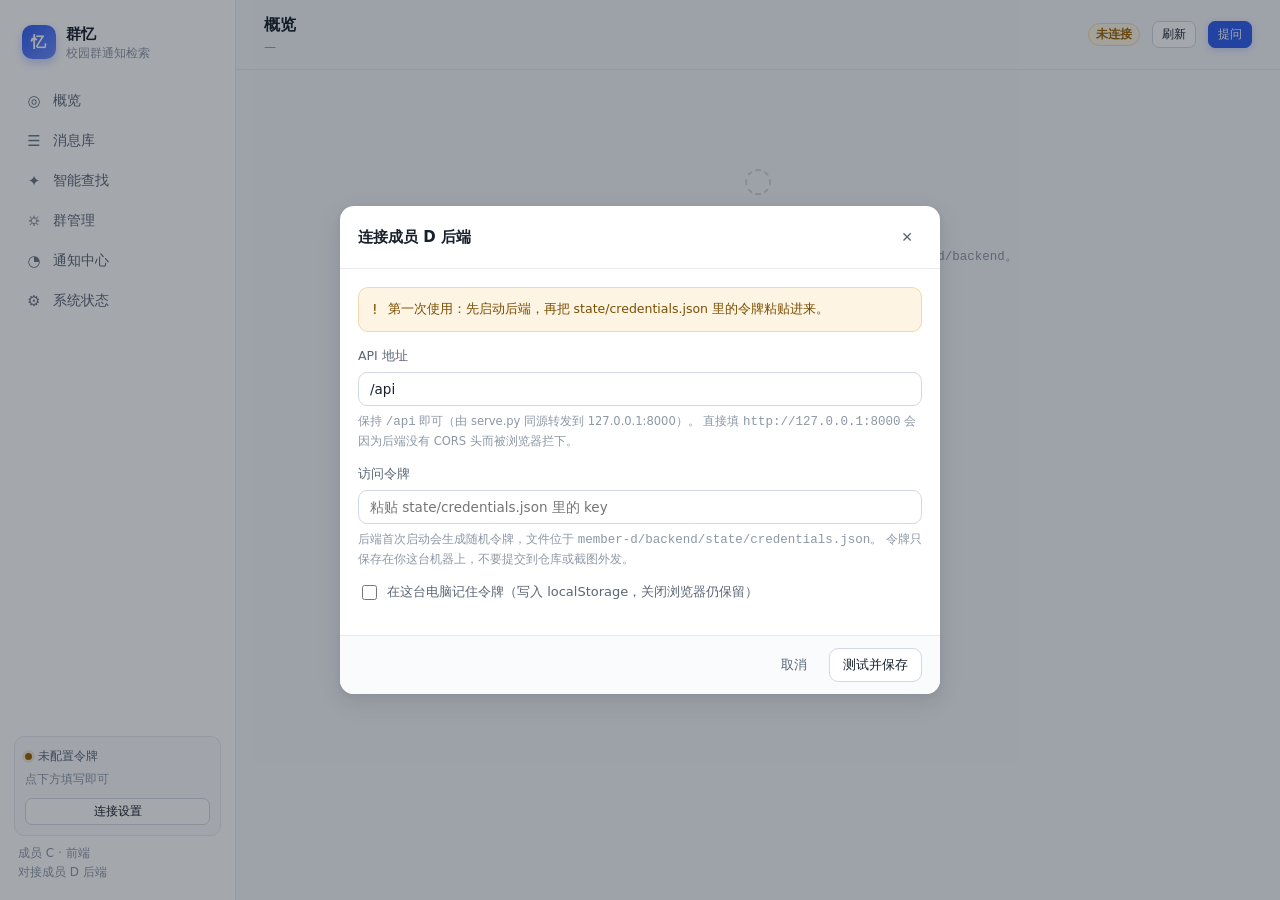
<file: frontend-c_成员C前端_入仓包/frontend-c/index.html>
<!DOCTYPE html>
<html lang="zh-CN">
<head>
  <meta charset="UTF-8" />
  <meta name="viewport" content="width=device-width, initial-scale=1" />
  <meta name="color-scheme" content="light" />
  <title>群忆 · 校园群通知 AI 检索</title>
  <link rel="icon" href="data:image/svg+xml,%3Csvg xmlns='http://www.w3.org/2000/svg' viewBox='0 0 32 32'%3E%3Crect width='32' height='32' rx='8' fill='%232f5df0'/%3E%3Ctext x='16' y='22' font-size='16' text-anchor='middle' fill='white' font-family='sans-serif'%3E忆%3C/text%3E%3C/svg%3E" />
  <link rel="stylesheet" href="./assets/styles.css" />
</head>
<body>
  <div class="app">
    <!-- 侧边栏 -->
    <aside class="sidebar" id="sidebar">
      <div class="brand">
        <div class="brand__mark">忆</div>
        <div>
          <div class="brand__name">群忆</div>
          <div class="brand__sub">校园群通知检索</div>
        </div>
        <button class="sidebar__close" id="btn-nav-close" aria-label="收起导航">✕</button>
      </div>

      <nav class="nav" id="nav">
        <button class="nav__item" data-route="#/overview" title="概览"><span class="nav__icon">◎</span><span class="nav__text">概览</span></button>
        <button class="nav__item" data-route="#/library" title="消息库"><span class="nav__icon">☰</span><span class="nav__text">消息库</span><span class="nav__badge" id="nav-msg-count"></span></button>
        <button class="nav__item" data-route="#/search" title="智能查找"><span class="nav__icon">✦</span><span class="nav__text">智能查找</span></button>
        <button class="nav__item" data-route="#/groups" title="群管理"><span class="nav__icon">⛭</span><span class="nav__text">群管理</span></button>
        <button class="nav__item" data-route="#/notifications" title="通知中心"><span class="nav__icon">◔</span><span class="nav__text">通知中心</span><span class="nav__badge nav__badge--warn" id="nav-notif-dot"></span></button>
        <button class="nav__item" data-route="#/system" title="系统状态"><span class="nav__icon">⚙</span><span class="nav__text">系统状态</span></button>
      </nav>

      <div class="sidebar__foot">
        <div class="conn" id="conn-card">
          <div class="conn__row"><span class="dot" id="conn-dot"></span><span id="conn-text">未连接</span></div>
          <div class="conn__row small muted" id="conn-mode">—</div>
          <button class="btn btn--sm btn--block" id="btn-connect" style="margin-top:8px">连接设置</button>
        </div>
        <div class="small muted" style="padding:0 4px">成员 C · 前端<br />对接成员 D 后端</div>
      </div>
    </aside>

    <!-- 主区 -->
    <div class="main">
      <header class="topbar">
        <button class="hamburger" id="btn-nav-open" aria-label="打开导航" aria-expanded="false">
          <span></span><span></span><span></span>
        </button>
        <div class="topbar__title">
          <h1 id="page-title">概览</h1>
          <div class="topbar__sub" id="page-sub">—</div>
        </div>
        <div class="topbar__spacer"></div>
        <span class="badge badge--info" id="mode-badge" title="后端检索/模型模式">—</span>
        <button class="btn btn--sm" id="btn-refresh" title="重新拉取覆盖范围">刷新</button>
        <button class="btn btn--sm btn--primary" id="btn-quick-ask">提问</button>
      </header>

      <main class="view" id="view">
        <div class="empty"><span class="empty__icon">◌</span>正在载入…</div>
      </main>
    </div>
  </div>

  <!-- 全局挂载点 -->
  <div class="scrim" id="nav-scrim"></div>
  <div id="modal-host"></div>
  <div id="toast-host"></div>

  <script type="module" src="./assets/app.js"></script>
</body>
</html>
</file>
<file: frontend-c_成员C前端_入仓包/frontend-c/assets/styles.css>
/* =========================================================================
   群忆 · 前端样式
   浅色主题，无外部字体/依赖，全部为本地 CSS
   ========================================================================= */

:root {
  --bg: #f4f6f9;
  --surface: #ffffff;
  --surface-2: #fafbfd;
  --surface-3: #f1f3f7;
  --line: #e6e9ef;
  --line-strong: #d3d8e2;
  --text: #17202b;
  --text-2: #5a6675;
  --text-3: #8d97a6;
  --accent: #2f5df0;
  --accent-soft: #edf1fe;
  --accent-line: #c9d6fd;
  --ok: #0f7a58;
  --ok-soft: #e6f6ef;
  --warn: #9a6200;
  --warn-soft: #fdf4e3;
  --danger: #c0392b;
  --danger-soft: #fdeceb;
  --info: #1f5fd0;
  --info-soft: #eaf1fd;
  --radius: 12px;
  --radius-sm: 8px;
  --shadow-1: 0 1px 2px rgba(23, 32, 43, .05), 0 1px 3px rgba(23, 32, 43, .04);
  --shadow-2: 0 8px 24px rgba(23, 32, 43, .10), 0 2px 6px rgba(23, 32, 43, .06);
  --mono: ui-monospace, SFMono-Regular, Menlo, Consolas, "Courier New", monospace;
}

* { box-sizing: border-box; }

html, body { height: 100%; }

body {
  margin: 0;
  background: var(--bg);
  color: var(--text);
  font-family: system-ui, -apple-system, "Segoe UI", "PingFang SC", "Hiragino Sans GB", "Microsoft YaHei", sans-serif;
  font-size: 14px;
  line-height: 1.6;
  -webkit-font-smoothing: antialiased;
}

a { color: var(--accent); text-decoration: none; }
a:hover { text-decoration: underline; }
mark { background: #fff2b8; color: inherit; padding: 0 1px; border-radius: 2px; }
code, .mono { font-family: var(--mono); font-size: 12.5px; }

/* ---------------- 布局 ---------------- */
.app {
  display: grid;
  grid-template-columns: 236px minmax(0, 1fr);
  min-height: 100vh;
}

.sidebar {
  position: sticky;
  top: 0;
  height: 100vh;
  background: var(--surface);
  border-right: 1px solid var(--line);
  display: flex;
  flex-direction: column;
  padding: 18px 14px;
  gap: 6px;
}

.brand { display: flex; align-items: center; gap: 10px; padding: 4px 8px 14px; }
.brand__mark {
  width: 34px; height: 34px; border-radius: 10px;
  background: linear-gradient(135deg, #2f5df0, #6b8cff);
  color: #fff; display: grid; place-items: center;
  font-weight: 700; font-size: 15px; letter-spacing: .5px;
  box-shadow: 0 4px 10px rgba(47, 93, 240, .28);
}
.brand__name { font-weight: 700; font-size: 15px; letter-spacing: .3px; }
.brand__sub { font-size: 11.5px; color: var(--text-3); margin-top: -2px; }

.nav { display: flex; flex-direction: column; gap: 2px; }
.nav__item {
  display: flex; align-items: center; gap: 10px;
  padding: 9px 10px; border-radius: 9px;
  color: var(--text-2); font-size: 13.5px; cursor: pointer;
  border: 1px solid transparent; background: none; width: 100%; text-align: left;
  font-family: inherit;
}
.nav__item:hover { background: var(--surface-3); color: var(--text); }
.nav__item.is-active { background: var(--accent-soft); color: var(--accent); font-weight: 600; border-color: var(--accent-line); }
.nav__icon { width: 18px; text-align: center; opacity: .9; font-size: 15px; }
.nav__badge { margin-left: auto; font-size: 11px; color: var(--text-3); font-variant-numeric: tabular-nums; }
.nav__badge:empty { display: none; }
.nav__badge--warn { color: var(--accent); font-weight: 700; }

.sidebar__foot { margin-top: auto; display: flex; flex-direction: column; gap: 8px; }
.conn {
  border: 1px solid var(--line); border-radius: 10px; padding: 10px;
  background: var(--surface-2); font-size: 12px; color: var(--text-2);
}
.conn__row { display: flex; align-items: center; gap: 6px; }
.conn__row + .conn__row { margin-top: 4px; }
.dot { width: 7px; height: 7px; border-radius: 50%; background: var(--text-3); flex: 0 0 auto; }
.dot--ok { background: var(--ok); box-shadow: 0 0 0 3px rgba(15, 122, 88, .12); }
.dot--warn { background: var(--warn); box-shadow: 0 0 0 3px rgba(154, 98, 0, .12); }
.dot--danger { background: var(--danger); box-shadow: 0 0 0 3px rgba(192, 57, 43, .12); }

.main { min-width: 0; display: flex; flex-direction: column; }

.topbar {
  position: sticky; top: 0; z-index: 20;
  display: flex; align-items: center; gap: 12px;
  padding: 12px 28px;
  background: rgba(244, 246, 249, .88);
  backdrop-filter: blur(8px);
  border-bottom: 1px solid var(--line);
}
.topbar h1 { font-size: 16px; margin: 0; font-weight: 700; letter-spacing: .2px; }
.topbar__sub { font-size: 12px; color: var(--text-3); }
.topbar__spacer { flex: 1; }

.view { padding: 22px 28px 56px; max-width: 1180px; width: 100%; }

/* ---------------- 通用 ---------------- */
.card {
  background: var(--surface);
  border: 1px solid var(--line);
  border-radius: var(--radius);
  box-shadow: var(--shadow-1);
}
.card__head {
  display: flex; align-items: center; gap: 10px;
  padding: 14px 16px; border-bottom: 1px solid var(--line);
}
.card__head h2 { font-size: 14px; margin: 0; font-weight: 700; }
.card__head .sub { font-size: 12px; color: var(--text-3); }
.card__body { padding: 16px; }
.card__body--tight { padding: 10px 12px; }

.row { display: flex; align-items: center; gap: 10px; flex-wrap: wrap; }
.row--end { justify-content: flex-end; }
.spacer { flex: 1; }
.stack { display: flex; flex-direction: column; gap: 14px; }
.stack--sm { gap: 8px; }
.muted { color: var(--text-3); }
.small { font-size: 12px; }
.nowrap { white-space: nowrap; }
.grid { display: grid; gap: 14px; }
.grid--4 { grid-template-columns: repeat(4, minmax(0, 1fr)); }
.grid--3 { grid-template-columns: repeat(3, minmax(0, 1fr)); }
.grid--2 { grid-template-columns: repeat(2, minmax(0, 1fr)); }

/* 按钮 */
.btn {
  display: inline-flex; align-items: center; justify-content: center; gap: 6px;
  padding: 7px 13px; border-radius: 9px; font-size: 13px; font-weight: 500;
  border: 1px solid var(--line-strong); background: var(--surface); color: var(--text);
  cursor: pointer; font-family: inherit; transition: .14s ease;
  white-space: nowrap;
}
.btn:hover { background: var(--surface-3); }
.btn:active { transform: translateY(1px); }
.btn:disabled { opacity: .5; cursor: not-allowed; transform: none; }
.btn--primary { background: var(--accent); border-color: var(--accent); color: #fff; box-shadow: 0 2px 6px rgba(47, 93, 240, .22); }
.btn--primary:hover { background: #244fd6; border-color: #244fd6; }
.btn--ghost { background: transparent; border-color: transparent; color: var(--text-2); }
.btn--ghost:hover { background: var(--surface-3); color: var(--text); }
.btn--danger { background: var(--danger); border-color: var(--danger); color: #fff; }
.btn--danger:hover { background: #a53125; }
.btn--sm { padding: 4px 9px; font-size: 12px; border-radius: 7px; }
.btn--block { width: 100%; }
.icon-btn {
  width: 30px; height: 30px; border-radius: 8px; border: 1px solid transparent;
  background: transparent; color: var(--text-2); cursor: pointer; font-size: 14px;
  display: grid; place-items: center; font-family: inherit;
}
.icon-btn:hover { background: var(--surface-3); color: var(--text); }

/* 表单 */
.field { display: flex; flex-direction: column; gap: 6px; }
.field > label { font-size: 12.5px; color: var(--text-2); font-weight: 500; }
.field .hint { font-size: 11.5px; color: var(--text-3); }
.input, .textarea, .select {
  width: 100%; padding: 8px 11px; border-radius: 9px;
  border: 1px solid var(--line-strong); background: var(--surface);
  font-family: inherit; font-size: 13.5px; color: var(--text);
  transition: .14s ease;
}
.input:focus, .textarea:focus, .select:focus {
  outline: none; border-color: var(--accent); box-shadow: 0 0 0 3px rgba(47, 93, 240, .13);
}
.textarea { resize: vertical; min-height: 96px; line-height: 1.65; }
.textarea--mono { font-family: var(--mono); font-size: 12.5px; }
.select { appearance: none; background-image: linear-gradient(45deg, transparent 50%, var(--text-3) 50%), linear-gradient(135deg, var(--text-3) 50%, transparent 50%); background-position: calc(100% - 16px) 55%, calc(100% - 11px) 55%; background-size: 5px 5px, 5px 5px; background-repeat: no-repeat; padding-right: 30px; }
.checkbox { display: inline-flex; align-items: center; gap: 7px; font-size: 13px; color: var(--text-2); cursor: pointer; }
.checkbox input { width: 15px; height: 15px; accent-color: var(--accent); }

/* 徽标 / 标签 */
.badge {
  display: inline-flex; align-items: center; gap: 4px;
  padding: 1px 7px; border-radius: 999px; font-size: 11.5px; font-weight: 600;
  background: var(--surface-3); color: var(--text-2); border: 1px solid var(--line);
  white-space: nowrap;
}
.badge--ok { background: var(--ok-soft); color: var(--ok); border-color: #b8e2d0; }
.badge--warn { background: var(--warn-soft); color: var(--warn); border-color: #f0d9ab; }
.badge--danger { background: var(--danger-soft); color: var(--danger); border-color: #f3c3bd; }
.badge--info { background: var(--info-soft); color: var(--info); border-color: #c4d8f8; }
.badge--accent { background: var(--accent-soft); color: var(--accent); border-color: var(--accent-line); }

.chip {
  display: inline-flex; align-items: center; gap: 6px;
  padding: 3px 9px; border-radius: 999px; font-size: 12px;
  background: var(--surface-3); border: 1px solid var(--line); color: var(--text-2);
}
.chip button {
  border: none; background: none; cursor: pointer; color: var(--text-3);
  padding: 0; font-size: 13px; line-height: 1; font-family: inherit;
}
.chip button:hover { color: var(--danger); }
.chip--cond { background: var(--accent-soft); border-color: var(--accent-line); color: var(--accent); }
.chip--cond button { color: #7d94cf; }
.chip--cond button:hover { color: var(--danger); }

/* 统计卡 */
.stat {
  background: var(--surface); border: 1px solid var(--line); border-radius: var(--radius);
  padding: 14px 16px; box-shadow: var(--shadow-1);
}
.stat__label { font-size: 12px; color: var(--text-3); display: flex; align-items: center; gap: 6px; }
.stat__value { font-size: 24px; font-weight: 700; letter-spacing: -.4px; margin-top: 2px; font-variant-numeric: tabular-nums; }
.stat__meta { font-size: 11.5px; color: var(--text-3); margin-top: 2px; }

/* 表格 */
.table { width: 100%; border-collapse: collapse; }
.table th {
  text-align: left; font-size: 11.5px; font-weight: 600; color: var(--text-3);
  padding: 9px 12px; border-bottom: 1px solid var(--line); white-space: nowrap;
  background: var(--surface-2);
}
.table td { padding: 11px 12px; border-bottom: 1px solid var(--line); vertical-align: top; font-size: 13px; }
.table tr:last-child td { border-bottom: none; }
.table tbody tr:hover { background: var(--surface-2); }
.table--kv th { width: 168px; background: transparent; font-weight: 500; color: var(--text-2); }
.table-wrap { overflow: auto; border-radius: 0 0 var(--radius) var(--radius); }

/* 空态 */
.empty { padding: 40px 20px; text-align: center; color: var(--text-3); font-size: 13px; }
.empty__icon { font-size: 26px; opacity: .5; display: block; margin-bottom: 6px; }

/* ---------------- Toast / Modal ---------------- */
#toast-host { position: fixed; right: 20px; bottom: 20px; z-index: 90; display: flex; flex-direction: column; gap: 8px; }
.toast {
  display: flex; align-items: flex-start; gap: 9px;
  background: #1d2733; color: #f2f5f8; padding: 10px 14px; border-radius: 10px;
  font-size: 13px; max-width: 420px; box-shadow: var(--shadow-2);
  opacity: 0; transform: translateY(8px); transition: .18s ease;
}
.toast.is-in { opacity: 1; transform: none; }
.toast__dot { width: 7px; height: 7px; border-radius: 50%; background: #8fa2b8; margin-top: 7px; flex: 0 0 auto; }
.toast--ok .toast__dot { background: #34d399; }
.toast--warn .toast__dot { background: #fbbf24; }
.toast--error .toast__dot { background: #f87171; }

.modal { position: fixed; inset: 0; z-index: 80; display: grid; place-items: center; padding: 24px; }
.modal__mask { position: absolute; inset: 0; background: rgba(18, 26, 38, .38); opacity: 0; transition: .16s ease; }
.modal.is-open .modal__mask { opacity: 1; }
.modal__panel {
  position: relative; width: 100%; background: var(--surface); border-radius: 14px;
  box-shadow: var(--shadow-2); display: flex; flex-direction: column;
  max-height: calc(100vh - 48px); opacity: 0; transform: translateY(10px) scale(.99);
  transition: .18s ease;
}
.modal.is-open .modal__panel { opacity: 1; transform: none; }
.modal__head { display: flex; align-items: center; gap: 10px; padding: 16px 18px; border-bottom: 1px solid var(--line); }
.modal__head h2 { font-size: 15px; margin: 0; flex: 1; }
.modal__body { padding: 18px; overflow: auto; }
.modal__foot { padding: 12px 18px; border-top: 1px solid var(--line); display: flex; justify-content: flex-end; gap: 8px; background: var(--surface-2); border-radius: 0 0 14px 14px; }
.confirm-text { margin: 0; font-size: 13.5px; line-height: 1.7; color: var(--text-2); }
.confirm-text strong { color: var(--danger); }

/* 抽屉（消息详情侧栏） */
.drawer { position: fixed; inset: 0; z-index: 70; }
.drawer__mask { position: absolute; inset: 0; background: rgba(18, 26, 38, .30); opacity: 0; transition: .18s; }
.drawer.is-open .drawer__mask { opacity: 1; }
.drawer__panel {
  position: absolute; top: 0; right: 0; height: 100%; width: min(520px, 100%);
  background: var(--surface); box-shadow: -12px 0 32px rgba(23, 32, 43, .14);
  display: flex; flex-direction: column; transform: translateX(100%); transition: .22s ease;
}
.drawer.is-open .drawer__panel { transform: none; }
.drawer__head { display: flex; align-items: center; gap: 8px; padding: 14px 16px; border-bottom: 1px solid var(--line); }
.drawer__body { flex: 1; overflow: auto; padding: 16px; }
.drawer__foot { padding: 12px 16px; border-top: 1px solid var(--line); display: flex; gap: 8px; background: var(--surface-2); }

/* ---------------- 页面专用 ---------------- */
.page-head { display: flex; align-items: flex-start; gap: 16px; margin-bottom: 16px; }
.page-head h2 { font-size: 19px; margin: 0 0 2px; letter-spacing: -.2px; }
.page-head p { margin: 0; font-size: 12.5px; color: var(--text-3); max-width: 720px; }

.notice {
  display: flex; gap: 10px; padding: 11px 13px; border-radius: 10px;
  font-size: 12.5px; line-height: 1.65; border: 1px solid;
}
.notice--info { background: var(--info-soft); border-color: #cddcf8; color: #1c4b96; }
.notice--ok { background: var(--ok-soft); border-color: #b8e2d0; color: #0c6349; }
.notice--warn { background: var(--warn-soft); border-color: #f0d9ab; color: #7a4e00; }
.notice--danger { background: var(--danger-soft); border-color: #f3c3bd; color: #8f2b20; }
.notice--muted { background: var(--surface-3); border-color: var(--line); color: var(--text-2); }
.notice__icon { flex: 0 0 auto; font-size: 14px; line-height: 1.5; }

/* 消息库 */
.msg-table td.msg-content { max-width: 520px; }
.msg-snippet { color: var(--text); line-height: 1.55; display: -webkit-box; -webkit-line-clamp: 2; -webkit-box-orient: vertical; overflow: hidden; }
.msg-meta { display: flex; gap: 12px; flex-wrap: wrap; font-size: 11.5px; color: var(--text-3); margin-top: 4px; }
.pager { display: flex; align-items: center; gap: 10px; padding: 10px 14px; border-top: 1px solid var(--line); }
.pager__info { font-size: 12px; color: var(--text-3); font-variant-numeric: tabular-nums; }

/* 智能查找 */
.search-layout { display: grid; grid-template-columns: minmax(0, 1fr) 300px; gap: 16px; align-items: start; }
.chat { display: flex; flex-direction: column; min-height: 420px; }
.chat__stream { flex: 1; padding: 16px; display: flex; flex-direction: column; gap: 16px; max-height: 58vh; overflow: auto; }
.bubble { display: flex; gap: 10px; }
.bubble--user { flex-direction: row-reverse; }
.bubble__avatar {
  width: 28px; height: 28px; border-radius: 8px; flex: 0 0 auto;
  display: grid; place-items: center; font-size: 12px; font-weight: 700;
}
.bubble--user .bubble__avatar { background: var(--surface-3); color: var(--text-2); border: 1px solid var(--line); }
.bubble--ai .bubble__avatar { background: var(--accent-soft); color: var(--accent); border: 1px solid var(--accent-line); }
.bubble__body { max-width: min(660px, 88%); }
.bubble__text {
  padding: 10px 13px; border-radius: 12px; font-size: 13.5px; line-height: 1.7;
  background: var(--surface-3); border: 1px solid var(--line); white-space: pre-wrap; word-break: break-word;
}
.bubble--user .bubble__text { background: var(--accent); color: #fff; border-color: var(--accent); }
.bubble--ai .bubble__text { background: var(--surface); }

.answer-card { border: 1px solid var(--line); border-radius: 12px; overflow: hidden; background: var(--surface); }
.answer-card__head { display: flex; align-items: center; gap: 8px; padding: 10px 13px; border-bottom: 1px solid var(--line); background: var(--surface-2); }
.answer-card__body { padding: 12px 13px; }
.answer-summary { font-size: 13.5px; line-height: 1.75; }

.fields { display: flex; flex-direction: column; gap: 8px; margin: 0; }
.field-item { display: grid; grid-template-columns: 82px minmax(0, 1fr); gap: 10px; padding: 8px 10px; background: var(--surface-2); border: 1px solid var(--line); border-radius: 9px; }
.field-item__name { font-size: 12px; color: var(--text-3); }
.field-item__value { font-weight: 600; font-size: 13.5px; }
.field-item__quote { font-size: 12px; color: var(--text-2); margin-top: 3px; padding-left: 8px; border-left: 2px solid var(--accent-line); }

.cite { display: flex; gap: 8px; padding: 8px 10px; border: 1px solid var(--line); border-radius: 9px; background: var(--surface-2); font-size: 12.5px; }
.cite + .cite { margin-top: 6px; }
.cite__body { flex: 1; min-width: 0; }
.cite__quote { color: var(--text-2); margin-top: 2px; }
.cite__meta { font-size: 11.5px; color: var(--text-3); display: flex; gap: 8px; flex-wrap: wrap; }

.options { display: flex; flex-wrap: wrap; gap: 8px; margin-top: 10px; }
.option-btn {
  padding: 6px 12px; border-radius: 999px; border: 1px solid var(--accent-line);
  background: var(--accent-soft); color: var(--accent); font-size: 12.5px; font-weight: 500;
  cursor: pointer; font-family: inherit;
}
.option-btn:hover { background: #e2e9fd; }

.details-fold { margin-top: 10px; }
.details-fold summary {
  cursor: pointer; font-size: 12px; color: var(--text-3); list-style: none;
  display: inline-flex; align-items: center; gap: 5px; user-select: none;
}
.details-fold summary::-webkit-details-marker { display: none; }
.details-fold summary:hover { color: var(--text-2); }
.details-fold__body { margin-top: 8px; }
.trace-line { font-family: var(--mono); font-size: 11.5px; color: var(--text-2); padding: 3px 0; }

.composer { border-top: 1px solid var(--line); padding: 12px 14px; background: var(--surface-2); border-radius: 0 0 var(--radius) var(--radius); }
.composer__row { display: flex; gap: 8px; align-items: flex-end; }
.composer textarea { min-height: 44px; max-height: 160px; resize: none; background: var(--surface); }
.composer__hint { display: flex; gap: 12px; align-items: center; margin-top: 7px; font-size: 11.5px; color: var(--text-3); flex-wrap: wrap; }

.cond-panel { display: flex; flex-direction: column; gap: 10px; }
.cond-empty { font-size: 12.5px; color: var(--text-3); padding: 6px 0; }
.cond-row { display: grid; grid-template-columns: 74px minmax(0, 1fr); gap: 8px; align-items: center; }
.cond-row > span { font-size: 12px; color: var(--text-3); }
.cond-row .input, .cond-row .select { padding: 5px 9px; font-size: 12.5px; }

.typing { display: inline-flex; gap: 3px; align-items: center; }
.typing i { width: 5px; height: 5px; border-radius: 50%; background: var(--text-3); animation: blink 1.2s infinite; }
.typing i:nth-child(2) { animation-delay: .2s; }
.typing i:nth-child(3) { animation-delay: .4s; }
@keyframes blink { 0%, 60%, 100% { opacity: .25; } 30% { opacity: 1; } }

/* 详情页 */
.quote-block {
  position: relative; background: var(--surface-2); border: 1px solid var(--line);
  border-left: 3px solid var(--accent); border-radius: 8px; padding: 12px 14px;
  font-size: 14px; line-height: 1.85; white-space: pre-wrap; word-break: break-word;
}
.quote-block mark { background: #ffe58a; box-shadow: 0 0 0 2px #ffe58a; border-radius: 2px; }

/* 字段可定位：悬停/聚焦即高亮原文 */
.field-item[data-focus] { cursor: pointer; transition: border-color .15s, background .15s; }
.field-item[data-focus]:hover,
.field-item[data-focus]:focus-visible { border-color: var(--accent-line); background: var(--accent-soft); outline: none; }
.field-item[data-focus]:focus-visible { box-shadow: 0 0 0 2px var(--accent-line); }

/* 群管理 / 接口就绪矩阵 */
.chips { display: flex; flex-wrap: wrap; gap: 7px; }
.chip--btn {
  cursor: pointer; font-family: inherit; transition: .14s ease;
  background: var(--surface); color: var(--accent); border-color: var(--accent-line);
}
.chip--btn:hover { background: var(--accent-soft); text-decoration: none; }
.chip--btn:active { transform: translateY(1px); }

.integration { display: flex; flex-wrap: wrap; gap: 6px 14px; }
.integration__item {
  display: inline-flex; align-items: center; gap: 6px;
  font-family: var(--mono); font-size: 11.5px; color: var(--text-2);
  background: rgba(255, 255, 255, .62); border: 1px solid rgba(23, 32, 43, .08);
  padding: 2px 8px; border-radius: 6px;
}
.integration__dot { width: 6px; height: 6px; border-radius: 50%; background: var(--warn); flex: 0 0 auto; }
.integration__item.is-ready .integration__dot { background: var(--ok); }
.integration__state { color: var(--text-3); font-family: inherit; }

/* 通知中心 */
.notif-toolbar { display: flex; align-items: center; gap: 10px; margin-bottom: 12px; flex-wrap: wrap; }
.notif-list { list-style: none; margin: 0; padding: 0; }
.notif {
  display: flex; gap: 14px; align-items: flex-start;
  padding: 12px 16px; border-bottom: 1px solid var(--line);
  transition: background .14s ease;
}
.notif:last-child { border-bottom: none; }
.notif:hover { background: var(--surface-2); }
.notif.is-unread { background: linear-gradient(90deg, rgba(47, 93, 240, .045), transparent 60%); }
.notif.is-unread:hover { background: linear-gradient(90deg, rgba(47, 93, 240, .07), var(--surface-2) 60%); }
.notif__main { flex: 1; min-width: 0; }
.notif__meta { display: flex; align-items: center; gap: 8px; font-size: 12px; color: var(--text-3); }
.notif__dot {
  width: 7px; height: 7px; border-radius: 50%; background: var(--accent); flex: 0 0 auto;
  box-shadow: 0 0 0 3px rgba(47, 93, 240, .14);
}
.notif__content { margin: 6px 0 4px; font-size: 13.5px; line-height: 1.65; color: var(--text); word-break: break-word; }
.notif__actions { display: flex; gap: 6px; flex: 0 0 auto; align-items: center; }

.link-btn {
  border: none; background: none; padding: 0; cursor: pointer; font-family: inherit;
  font-size: 11.5px; color: var(--accent); text-decoration: underline; text-underline-offset: 2px;
}
.link-btn:hover { color: #244fd6; }

#notif-body.is-loading { opacity: .6; transition: opacity .12s ease; }

/* 连接弹层 */.connect-status { display: flex; align-items: center; gap: 8px; font-size: 12.5px; }
.kv-list { display: grid; grid-template-columns: 140px minmax(0, 1fr); gap: 6px 12px; font-size: 12.5px; }
.kv-list dt { color: var(--text-3); }
.kv-list dd { margin: 0; word-break: break-all; }

/* 加载骨架 */
.skeleton { background: linear-gradient(90deg, #eef1f5 25%, #f6f8fa 37%, #eef1f5 63%); background-size: 400% 100%; animation: shimmer 1.3s infinite; border-radius: 6px; height: 14px; }
@keyframes shimmer { 0% { background-position: 100% 50%; } 100% { background-position: 0 50%; } }

/* 响应式：桌面小屏 */
@media (max-width: 1024px) {
  .grid--4 { grid-template-columns: repeat(2, minmax(0, 1fr)); }
  .search-layout { grid-template-columns: minmax(0, 1fr); }
}

/* 汉堡按钮：桌面隐藏 */
.hamburger {
  display: none; flex-direction: column; justify-content: center; gap: 4px;
  width: 34px; height: 34px; padding: 0 8px; border-radius: 9px;
  border: 1px solid var(--line-strong); background: var(--surface); cursor: pointer;
  flex: 0 0 auto;
}
.hamburger span { display: block; height: 2px; background: var(--text-2); border-radius: 2px; }
.hamburger:focus-visible { outline: 2px solid var(--accent); outline-offset: 2px; }
.sidebar__close {
  display: none; margin-left: auto; border: none; background: none; cursor: pointer;
  font-size: 15px; color: var(--text-3); padding: 4px 6px; border-radius: 6px; font-family: inherit;
}
.sidebar__close:hover { background: var(--surface-3); color: var(--text); }
.scrim { display: none; }

/* 响应式：平板 / 手机 —— 侧边栏折叠为抽屉 */
@media (max-width: 900px) {
  .app { grid-template-columns: 1fr; }
  .hamburger { display: flex; }

  .sidebar {
    position: fixed; top: 0; left: 0; bottom: 0; z-index: 60;
    width: min(268px, 82vw); height: 100%;
    flex-direction: column; align-items: stretch;
    padding: 16px 14px; gap: 6px;
    border-right: 1px solid var(--line); border-bottom: none;
    background: var(--surface);
    transform: translateX(-100%); transition: transform .22s ease;
    box-shadow: 0 0 0 rgba(23, 32, 43, 0);
  }
  body.nav-open .sidebar { transform: none; box-shadow: 12px 0 32px rgba(23, 32, 43, .16); }
  .brand { padding: 2px 6px 12px; }
  .brand__sub { display: block; }
  .sidebar__close { display: block; }
  .nav { flex-direction: column; }
  .nav__item { white-space: nowrap; font-size: 14px; padding: 10px 11px; }
  .nav__badge { display: inline; margin-left: auto; }
  .sidebar__foot { display: flex; margin-top: auto; }

  body.nav-open .scrim {
    display: block; position: fixed; inset: 0; z-index: 55;
    background: rgba(18, 26, 38, .38);
  }

  .topbar { padding: 10px 14px; gap: 10px; flex-wrap: nowrap; }
  .topbar__title { min-width: 0; }
  .topbar h1 { font-size: 15px; white-space: nowrap; overflow: hidden; text-overflow: ellipsis; }
  .topbar__sub { display: none; }
  .view { padding: 16px 14px 64px; max-width: 100%; }
  .grid--2, .grid--3, .grid--4 { grid-template-columns: 1fr; }
  .chat__stream { max-height: none; }
  .page-head { flex-wrap: wrap; gap: 10px; }
  .page-head h2 { font-size: 17px; }
  .table-wrap { overflow-x: auto; -webkit-overflow-scrolling: touch; }
  .table th, .table td { white-space: nowrap; }
  .table--kv th { width: auto; }
  .modal { padding: 12px; }
  .drawer__panel { width: 100%; }
}

/* 响应式：窄屏手机 */
@media (max-width: 560px) {
  .topbar__spacer { flex: 0 0 4px; }
  #btn-refresh { display: none; }
  #mode-badge { max-width: 78px; overflow: hidden; text-overflow: ellipsis; }
  .btn { padding: 8px 12px; min-height: 34px; }
  .btn--sm { padding: 5px 10px; min-height: 30px; }
  .notif { flex-direction: column; align-items: stretch; }
  .notif__actions { justify-content: flex-end; }
  .notif__meta { flex-wrap: wrap; }
  .notif-toolbar { flex-wrap: wrap; }
  .field-item { grid-template-columns: 1fr; gap: 3px; }
  .kv-list { grid-template-columns: 1fr; gap: 2px 0; }
  .kv-list dt { margin-top: 6px; }
  .options { gap: 6px; }
  .bubble__body { max-width: 100%; }
  .composer__row { flex-direction: column; align-items: stretch; }
  .composer__row .btn { width: 100%; }
}

/* 触屏：悬停态不该粘住 */
@media (hover: none) {
  .field-item[data-focus]:hover { border-color: var(--line); background: var(--surface-2); }
  .table tbody tr:hover { background: transparent; }
}

/* 可见焦点（键盘可达性） */
:where(button, a, input, select, textarea, [tabindex]):focus-visible {
  outline: 2px solid var(--accent);
  outline-offset: 2px;
}
.view:focus, .view:focus-visible { outline: none; }

@media (prefers-reduced-motion: reduce) {
  *, *::before, *::after { animation-duration: .001ms !important; transition-duration: .001ms !important; }
}
</file>
